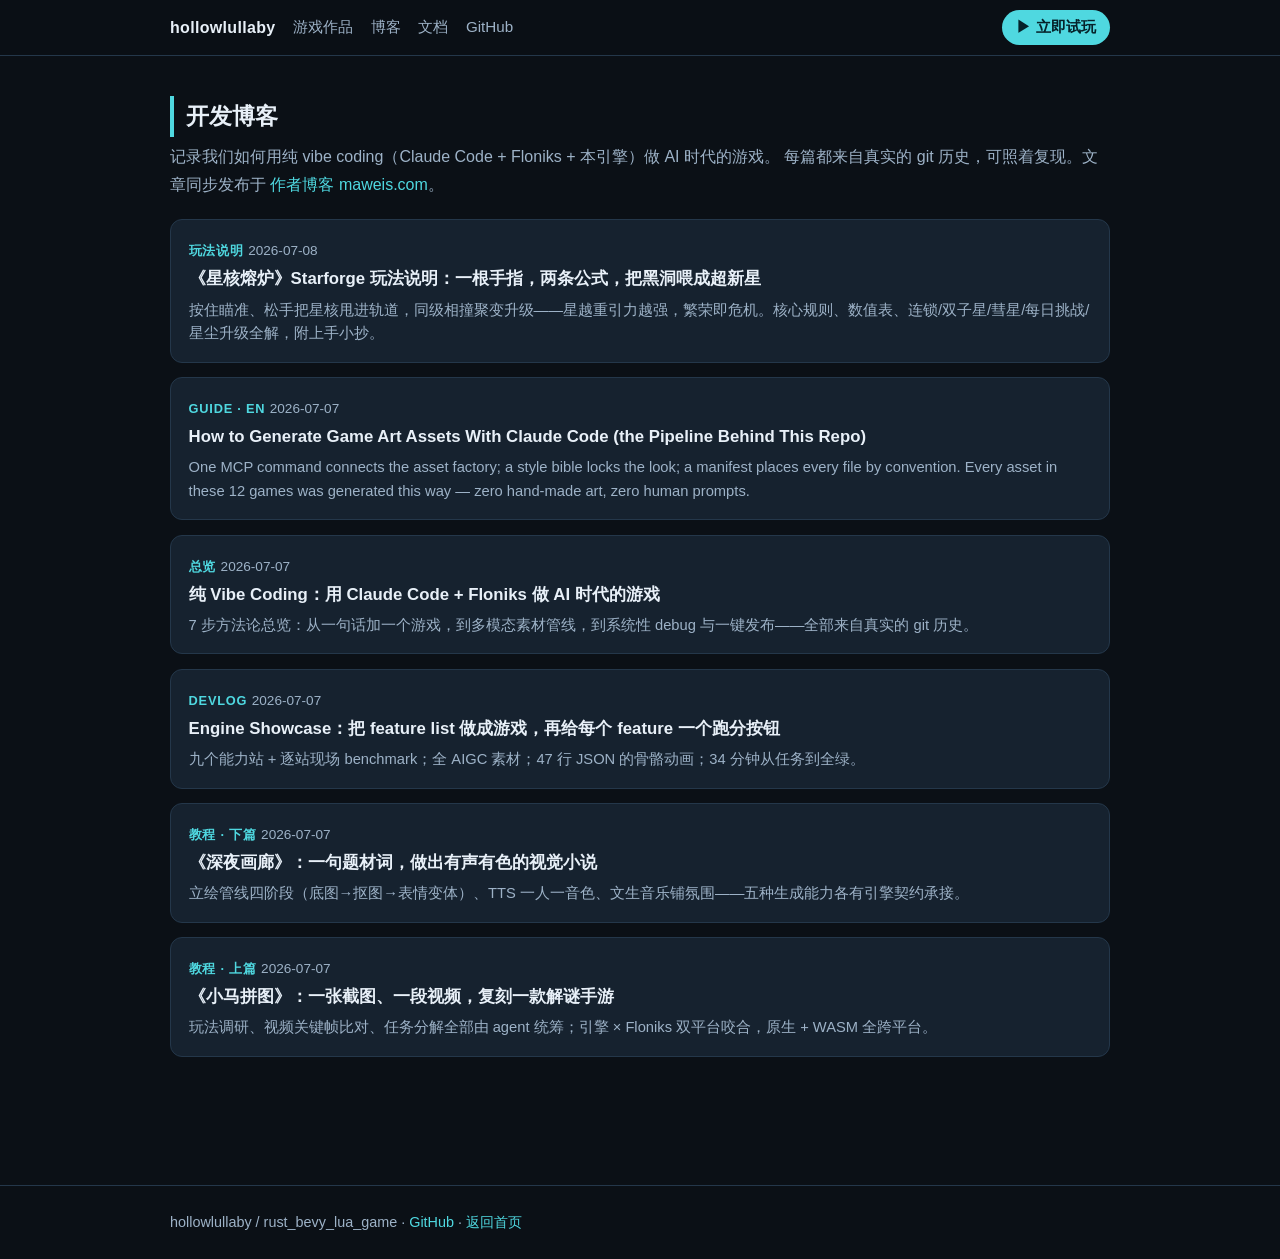
<file: web/site/blog/index.html>
<!doctype html>
<html lang="zh-CN">
<head>
  <meta charset="utf-8" />
  <meta name="viewport" content="width=device-width, initial-scale=1" />
  <title>开发博客 · hollowlullaby</title>
  <meta name="description" content="hollowlullaby 引擎开发博客：用纯 vibe coding（Claude Code + Floniks + Rust/Bevy/Lua）做 AI 时代的游戏。" />
    <link rel="icon" href="data:image/svg+xml,<svg xmlns=%27http://www.w3.org/2000/svg%27 viewBox=%270 0 100 100%27><text y=%27.9em%27 font-size=%2790%27>🎮</text></svg>" />
  <link rel="stylesheet" href="../assets/site.css" />
</head>
<body>
  <nav class="nav">
    <div class="nav-inner">
      <a class="brand" href="../">hollowlullaby</a>
      <a class="item" href="../#games">游戏作品</a>
      <a class="item" href="./">博客</a>
      <a class="item" href="../docs/">文档</a>
      <a class="item" href="https://github.com/maweis1981/rust_bevy_lua_game">GitHub</a>
      <span class="spacer"></span>
      <a class="play" href="../play/">▶ 立即试玩</a>
    </div>
  </nav>

  <main class="wrap">
    <section class="block" style="margin-top: 1rem">
      <h2>开发博客</h2>
      <p class="lead">
        记录我们如何用纯 vibe coding（Claude Code + Floniks + 本引擎）做 AI 时代的游戏。
        每篇都来自真实的 git 历史，可照着复现。文章同步发布于
        <a href="https://maweis.com">作者博客 maweis.com</a>。
      </p>
      <ul class="post-list" id="post-list"><li class="loading">加载中…</li></ul>
    </section>
  </main>

  <footer class="site">
    <div class="inner">
      hollowlullaby / rust_bevy_lua_game ·
      <a href="https://github.com/maweis1981/rust_bevy_lua_game">GitHub</a> ·
      <a href="../">返回首页</a>
    </div>
  </footer>

  <script src="posts.js"></script>
  <script>
    var list = document.getElementById('post-list');
    list.innerHTML = window.BLOG_POSTS.map(function (p) {
      return (
        '<li><a class="card" href="post.html?p=' + p.file + '">' +
        '<span class="tag">' + p.tag + '</span> <span class="date">' + p.date + '</span>' +
        '<h3>' + p.title + '</h3><p>' + p.excerpt + '</p></a></li>'
      );
    }).join('');
  </script>
</body>
</html>
</file>
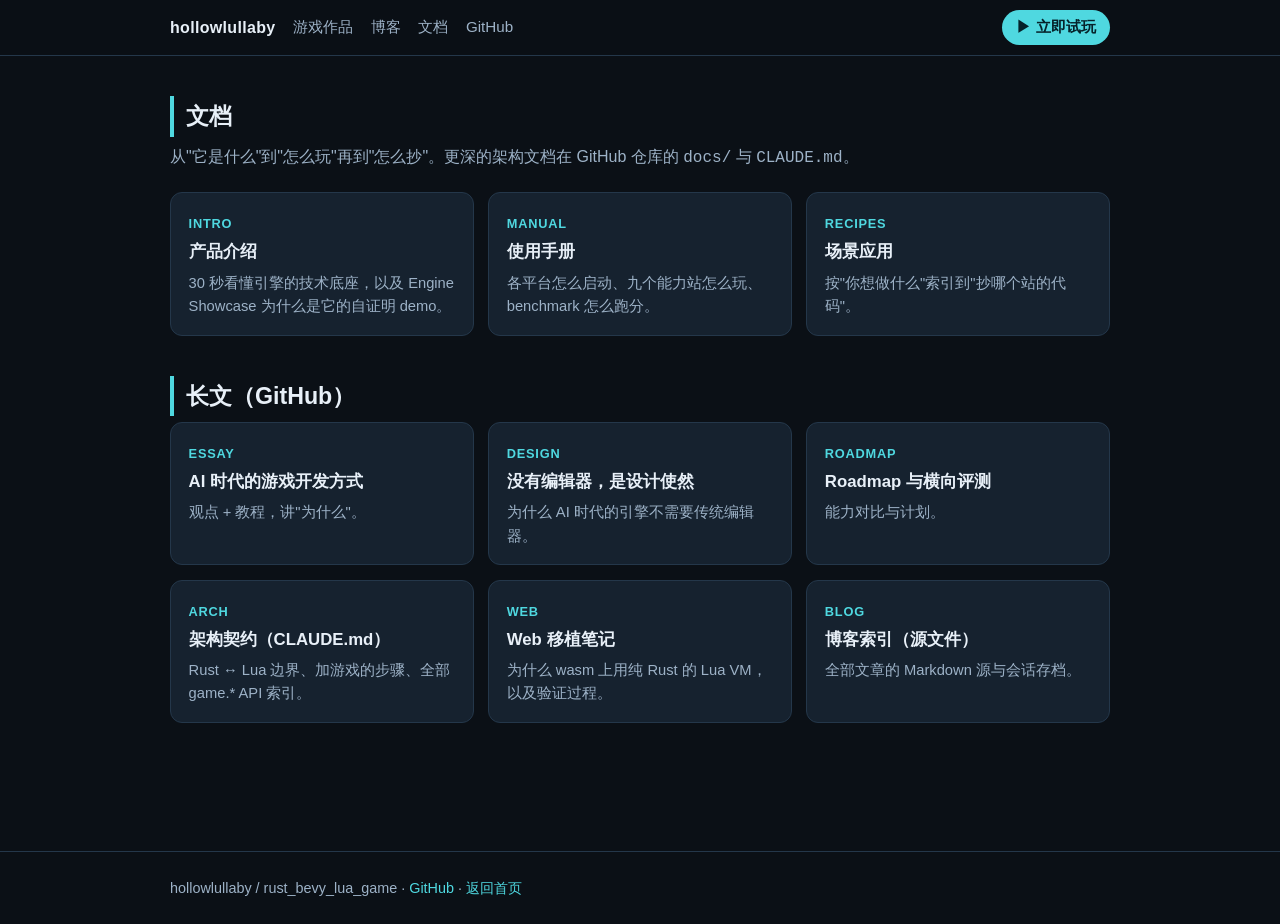
<file: web/site/docs/index.html>
<!doctype html>
<html lang="zh-CN">
<head>
  <meta charset="utf-8" />
  <meta name="viewport" content="width=device-width, initial-scale=1" />
  <title>文档 · hollowlullaby</title>
  <meta name="description" content="hollowlullaby 引擎文档：产品介绍、使用手册、场景应用，以及架构与 roadmap 长文。" />
    <link rel="icon" href="data:image/svg+xml,<svg xmlns=%27http://www.w3.org/2000/svg%27 viewBox=%270 0 100 100%27><text y=%27.9em%27 font-size=%2790%27>🎮</text></svg>" />
  <link rel="stylesheet" href="../assets/site.css" />
</head>
<body>
  <nav class="nav">
    <div class="nav-inner">
      <a class="brand" href="../">hollowlullaby</a>
      <a class="item" href="../#games">游戏作品</a>
      <a class="item" href="../blog/">博客</a>
      <a class="item" href="./">文档</a>
      <a class="item" href="https://github.com/maweis1981/rust_bevy_lua_game">GitHub</a>
      <span class="spacer"></span>
      <a class="play" href="../play/">▶ 立即试玩</a>
    </div>
  </nav>

  <main class="wrap">
    <section class="block" style="margin-top: 1rem">
      <h2>文档</h2>
      <p class="lead">从"它是什么"到"怎么玩"再到"怎么抄"。更深的架构文档在 GitHub 仓库的 <code>docs/</code> 与 <code>CLAUDE.md</code>。</p>
      <div class="grid cols3">
        <a class="card" href="page.html?p=product-intro">
          <span class="tag">INTRO</span>
          <h3>产品介绍</h3>
          <p>30 秒看懂引擎的技术底座，以及 Engine Showcase 为什么是它的自证明 demo。</p>
        </a>
        <a class="card" href="page.html?p=user-manual">
          <span class="tag">MANUAL</span>
          <h3>使用手册</h3>
          <p>各平台怎么启动、九个能力站怎么玩、benchmark 怎么跑分。</p>
        </a>
        <a class="card" href="page.html?p=use-cases">
          <span class="tag">RECIPES</span>
          <h3>场景应用</h3>
          <p>按"你想做什么"索引到"抄哪个站的代码"。</p>
        </a>
      </div>
      <h2 style="margin-top: 2.5rem">长文（GitHub）</h2>
      <div class="grid cols3">
        <a class="card" href="https://github.com/maweis1981/rust_bevy_lua_game/blob/main/docs/ai-era-game-dev.md">
          <span class="tag">ESSAY</span>
          <h3>AI 时代的游戏开发方式</h3>
          <p>观点 + 教程，讲"为什么"。</p>
        </a>
        <a class="card" href="https://github.com/maweis1981/rust_bevy_lua_game/blob/main/docs/no-editor-by-design.md">
          <span class="tag">DESIGN</span>
          <h3>没有编辑器，是设计使然</h3>
          <p>为什么 AI 时代的引擎不需要传统编辑器。</p>
        </a>
        <a class="card" href="https://github.com/maweis1981/rust_bevy_lua_game/blob/main/docs/roadmap-and-benchmark.md">
          <span class="tag">ROADMAP</span>
          <h3>Roadmap 与横向评测</h3>
          <p>能力对比与计划。</p>
        </a>
        <a class="card" href="https://github.com/maweis1981/rust_bevy_lua_game/blob/main/CLAUDE.md">
          <span class="tag">ARCH</span>
          <h3>架构契约（CLAUDE.md）</h3>
          <p>Rust ↔ Lua 边界、加游戏的步骤、全部 game.* API 索引。</p>
        </a>
        <a class="card" href="https://github.com/maweis1981/rust_bevy_lua_game/blob/main/docs/web-poc/README.md">
          <span class="tag">WEB</span>
          <h3>Web 移植笔记</h3>
          <p>为什么 wasm 上用纯 Rust 的 Lua VM，以及验证过程。</p>
        </a>
        <a class="card" href="https://github.com/maweis1981/rust_bevy_lua_game/blob/main/docs/blog/README.md">
          <span class="tag">BLOG</span>
          <h3>博客索引（源文件）</h3>
          <p>全部文章的 Markdown 源与会话存档。</p>
        </a>
      </div>
    </section>
  </main>

  <footer class="site">
    <div class="inner">
      hollowlullaby / rust_bevy_lua_game ·
      <a href="https://github.com/maweis1981/rust_bevy_lua_game">GitHub</a> ·
      <a href="../">返回首页</a>
    </div>
  </footer>
</body>
</html>
</file>
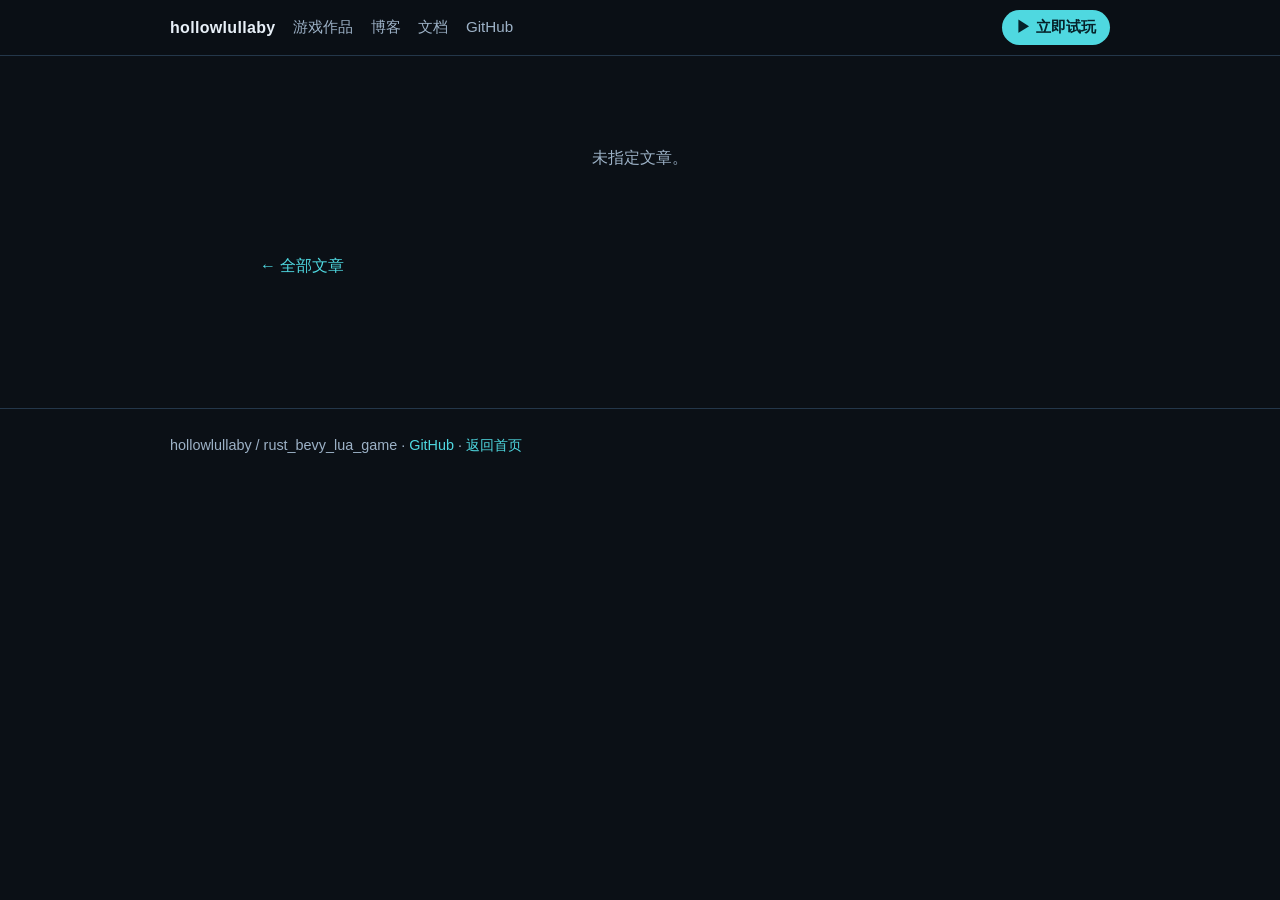
<file: web/site/blog/post.html>
<!doctype html>
<html lang="zh-CN">
<head>
  <meta charset="utf-8" />
  <meta name="viewport" content="width=device-width, initial-scale=1" />
  <title>开发博客 · hollowlullaby</title>
    <link rel="icon" href="data:image/svg+xml,<svg xmlns=%27http://www.w3.org/2000/svg%27 viewBox=%270 0 100 100%27><text y=%27.9em%27 font-size=%2790%27>🎮</text></svg>" />
  <link rel="stylesheet" href="../assets/site.css" />
</head>
<body data-md-dir="posts"
      data-github-md="https://github.com/maweis1981/rust_bevy_lua_game/blob/main/docs/">
  <nav class="nav">
    <div class="nav-inner">
      <a class="brand" href="../">hollowlullaby</a>
      <a class="item" href="../#games">游戏作品</a>
      <a class="item" href="./">博客</a>
      <a class="item" href="../docs/">文档</a>
      <a class="item" href="https://github.com/maweis1981/rust_bevy_lua_game">GitHub</a>
      <span class="spacer"></span>
      <a class="play" href="../play/">▶ 立即试玩</a>
    </div>
  </nav>

  <main class="wrap">
    <article class="md" id="md-target"><p class="loading">加载中…</p></article>
    <p style="max-width: 760px; margin: 2rem auto 0"><a href="./">← 全部文章</a></p>
  </main>

  <footer class="site">
    <div class="inner">
      hollowlullaby / rust_bevy_lua_game ·
      <a href="https://github.com/maweis1981/rust_bevy_lua_game">GitHub</a> ·
      <a href="../">返回首页</a>
    </div>
  </footer>

  <script src="../assets/marked.min.js"></script>
  <script src="../assets/render.js"></script>
</body>
</html>
</file>
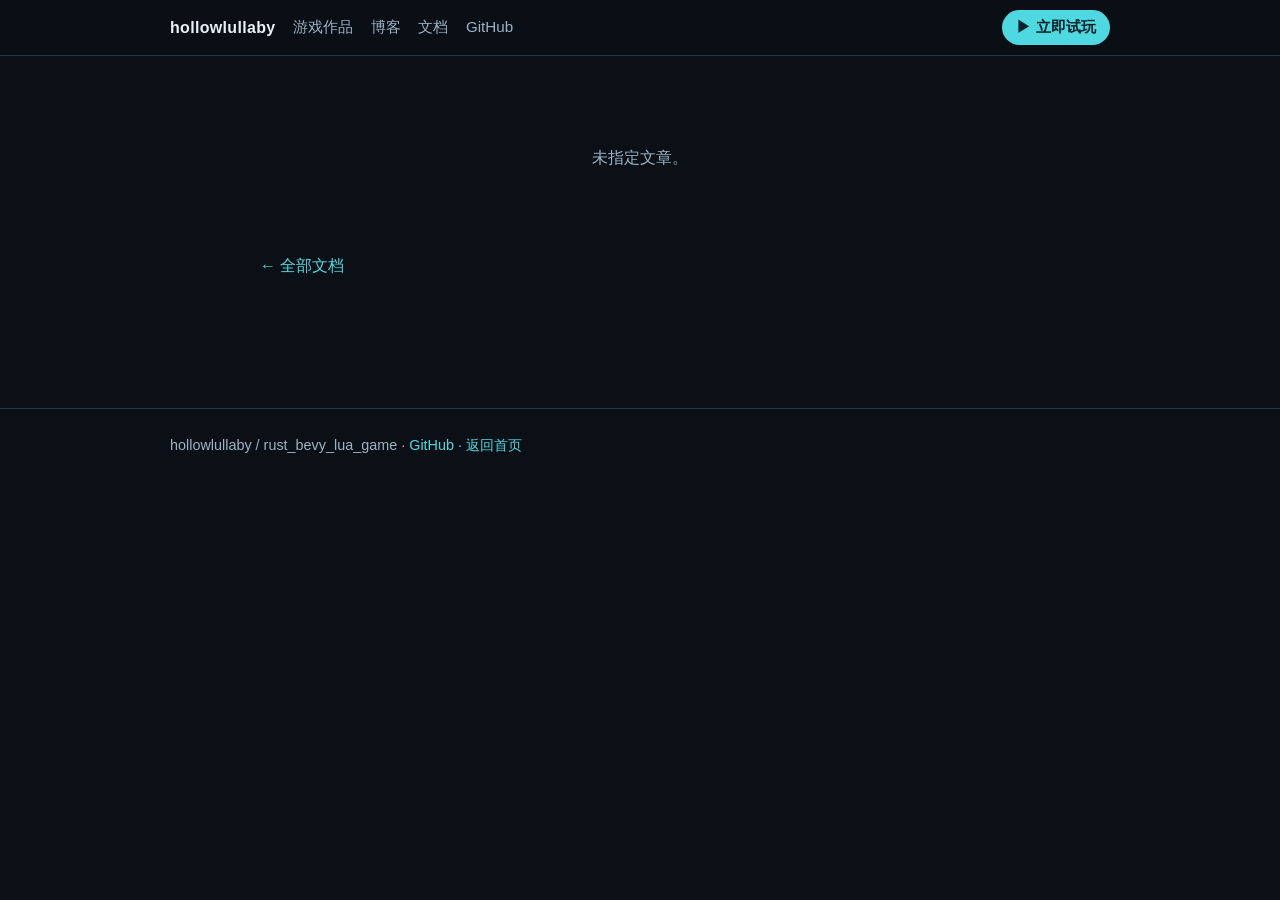
<file: web/site/docs/page.html>
<!doctype html>
<html lang="zh-CN">
<head>
  <meta charset="utf-8" />
  <meta name="viewport" content="width=device-width, initial-scale=1" />
  <title>文档 · hollowlullaby</title>
    <link rel="icon" href="data:image/svg+xml,<svg xmlns=%27http://www.w3.org/2000/svg%27 viewBox=%270 0 100 100%27><text y=%27.9em%27 font-size=%2790%27>🎮</text></svg>" />
  <link rel="stylesheet" href="../assets/site.css" />
</head>
<body data-md-dir="md"
      data-github-md="https://github.com/maweis1981/rust_bevy_lua_game/blob/main/docs/">
  <nav class="nav">
    <div class="nav-inner">
      <a class="brand" href="../">hollowlullaby</a>
      <a class="item" href="../#games">游戏作品</a>
      <a class="item" href="../blog/">博客</a>
      <a class="item" href="./">文档</a>
      <a class="item" href="https://github.com/maweis1981/rust_bevy_lua_game">GitHub</a>
      <span class="spacer"></span>
      <a class="play" href="../play/">▶ 立即试玩</a>
    </div>
  </nav>

  <main class="wrap">
    <article class="md" id="md-target"><p class="loading">加载中…</p></article>
    <p style="max-width: 760px; margin: 2rem auto 0"><a href="./">← 全部文档</a></p>
  </main>

  <footer class="site">
    <div class="inner">
      hollowlullaby / rust_bevy_lua_game ·
      <a href="https://github.com/maweis1981/rust_bevy_lua_game">GitHub</a> ·
      <a href="../">返回首页</a>
    </div>
  </footer>

  <script src="../assets/marked.min.js"></script>
  <script src="../assets/render.js"></script>
</body>
</html>
</file>
<file: web/site/assets/site.css>
/* hollowlullaby engine site — shared styles.
   Dark aurora theme to match the engine's animated background shader. */
:root {
  --bg: #0b1016;
  --bg-soft: #111a24;
  --card: #16222f;
  --card-edge: #24374a;
  --ink: #e8f0f8;
  --ink-dim: #9db2c7;
  --accent: #4fd8e0;
  --accent-deep: #2ba7c9;
  --good: #7ee08a;
  --maxw: 980px;
}
* { box-sizing: border-box; }
html, body { margin: 0; padding: 0; }
body {
  background: var(--bg);
  color: var(--ink);
  font: 16px/1.75 -apple-system, BlinkMacSystemFont, "Segoe UI", "PingFang SC",
        "Hiragino Sans GB", "Noto Sans CJK SC", "Microsoft YaHei", sans-serif;
  -webkit-font-smoothing: antialiased;
}
a { color: var(--accent); text-decoration: none; }
a:hover { text-decoration: underline; }

/* top nav */
.nav {
  position: sticky; top: 0; z-index: 10;
  background: rgba(11, 16, 22, 0.85); backdrop-filter: blur(8px);
  border-bottom: 1px solid var(--card-edge);
}
.nav-inner {
  max-width: var(--maxw); margin: 0 auto; padding: 0.65rem 1.25rem;
  display: flex; align-items: center; gap: 1.1rem; flex-wrap: wrap;
}
.nav .brand { font-weight: 800; letter-spacing: 0.02em; color: var(--ink); }
.nav .brand:hover { text-decoration: none; color: var(--accent); }
.nav a.item { color: var(--ink-dim); font-size: 0.95rem; }
.nav a.item:hover { color: var(--accent); text-decoration: none; }
.nav .spacer { flex: 1; }
.nav a.play {
  background: var(--accent); color: #06222a; font-weight: 700;
  padding: 0.25rem 0.9rem; border-radius: 999px; font-size: 0.95rem;
}
.nav a.play:hover { background: #7ce6ec; text-decoration: none; }

.wrap { max-width: var(--maxw); margin: 0 auto; padding: 1.5rem 1.25rem 4rem; }

/* hero */
.hero {
  position: relative; overflow: hidden;
  border-bottom: 1px solid var(--card-edge);
  background:
    radial-gradient(1200px 500px at 70% -10%, rgba(43, 167, 201, 0.28), transparent 60%),
    radial-gradient(900px 420px at 10% 10%, rgba(94, 84, 191, 0.22), transparent 60%),
    var(--bg-soft);
}
.hero-inner {
  max-width: var(--maxw); margin: 0 auto; padding: 4rem 1.25rem 3.2rem;
  display: grid; grid-template-columns: 1.2fr 1fr; gap: 2rem; align-items: center;
}
.hero h1 { font-size: 2.3rem; line-height: 1.25; margin: 0 0 0.4rem; }
.hero h1 .en { color: var(--accent); }
.hero .tagline { color: var(--ink-dim); font-size: 1.08rem; margin: 0.6rem 0 1.6rem; }
.hero .cta { display: flex; gap: 0.8rem; flex-wrap: wrap; }
.btn {
  display: inline-block; padding: 0.6rem 1.4rem; border-radius: 10px;
  font-weight: 700; border: 1px solid var(--card-edge); color: var(--ink);
}
.btn:hover { text-decoration: none; border-color: var(--accent); color: var(--accent); }
.btn.primary { background: var(--accent); border-color: var(--accent); color: #06222a; }
.btn.primary:hover { background: #7ce6ec; color: #06222a; }
.hero img.keyart {
  width: 100%; border-radius: 14px; border: 1px solid var(--card-edge);
  box-shadow: 0 18px 48px rgba(0, 0, 0, 0.45); display: block;
}
@media (max-width: 760px) {
  .hero-inner { grid-template-columns: 1fr; padding-top: 2.5rem; }
  .hero h1 { font-size: 1.7rem; }
}

/* sections */
section.block { margin-top: 3.2rem; }
section.block > h2 {
  font-size: 1.45rem; margin: 0 0 0.35rem;
  padding-left: 0.75rem; border-left: 4px solid var(--accent);
}
section.block > p.lead { color: var(--ink-dim); margin: 0 0 1.3rem; }

.grid { display: grid; gap: 0.9rem; }
.grid.cols3 { grid-template-columns: repeat(3, 1fr); }
.grid.cols2 { grid-template-columns: repeat(2, 1fr); }
@media (max-width: 760px) { .grid.cols3, .grid.cols2 { grid-template-columns: 1fr; } }

.card {
  background: var(--card); border: 1px solid var(--card-edge);
  border-radius: 12px; padding: 1rem 1.1rem; display: block; color: var(--ink);
}
a.card:hover { border-color: var(--accent); text-decoration: none; transform: translateY(-2px); transition: 0.12s; }
.card h3 { margin: 0 0 0.3rem; font-size: 1.05rem; }
.card p { margin: 0; color: var(--ink-dim); font-size: 0.92rem; line-height: 1.6; }
.card .tag { color: var(--accent); font-size: 0.8rem; font-weight: 700; letter-spacing: 0.06em; }

/* game chips */
.games { display: flex; flex-wrap: wrap; gap: 0.55rem; }
.chip {
  background: var(--card); border: 1px solid var(--card-edge); border-radius: 999px;
  padding: 0.3rem 0.95rem; font-size: 0.92rem; color: var(--ink);
}
.chip:hover { border-color: var(--accent); color: var(--accent); text-decoration: none; }
.chip .zh { color: var(--ink-dim); font-size: 0.85em; margin-left: 0.3em; }
.chip:hover .zh { color: var(--accent); }

/* article (blog post / docs page) */
article.md { max-width: 760px; margin: 0 auto; }
article.md h1 { font-size: 1.9rem; line-height: 1.35; }
article.md h2 { margin-top: 2.2rem; padding-bottom: 0.3rem; border-bottom: 1px solid var(--card-edge); }
article.md img { max-width: 100%; border-radius: 10px; border: 1px solid var(--card-edge); }
article.md blockquote {
  margin: 1rem 0; padding: 0.1rem 1rem; color: var(--ink-dim);
  border-left: 4px solid var(--accent-deep); background: var(--bg-soft); border-radius: 0 8px 8px 0;
}
article.md code {
  background: var(--bg-soft); border: 1px solid var(--card-edge);
  border-radius: 5px; padding: 0.1em 0.4em; font-size: 0.9em;
}
article.md pre {
  background: #0d141c; border: 1px solid var(--card-edge); border-radius: 10px;
  padding: 1rem; overflow-x: auto; line-height: 1.55;
}
article.md pre code { background: none; border: none; padding: 0; }
article.md table { border-collapse: collapse; width: 100%; display: block; overflow-x: auto; }
article.md th, article.md td { border: 1px solid var(--card-edge); padding: 0.45rem 0.7rem; text-align: left; }
article.md th { background: var(--bg-soft); }
article.md em { color: var(--ink-dim); }

/* post list */
.post-list { list-style: none; padding: 0; margin: 0; display: grid; gap: 0.9rem; }
.post-list .date { color: var(--ink-dim); font-size: 0.85rem; }
.loading { color: var(--ink-dim); text-align: center; padding: 3rem 0; }

footer.site {
  margin-top: 4rem; border-top: 1px solid var(--card-edge);
  color: var(--ink-dim); font-size: 0.9rem;
}
footer.site .inner { max-width: var(--maxw); margin: 0 auto; padding: 1.5rem 1.25rem; }
</file>
